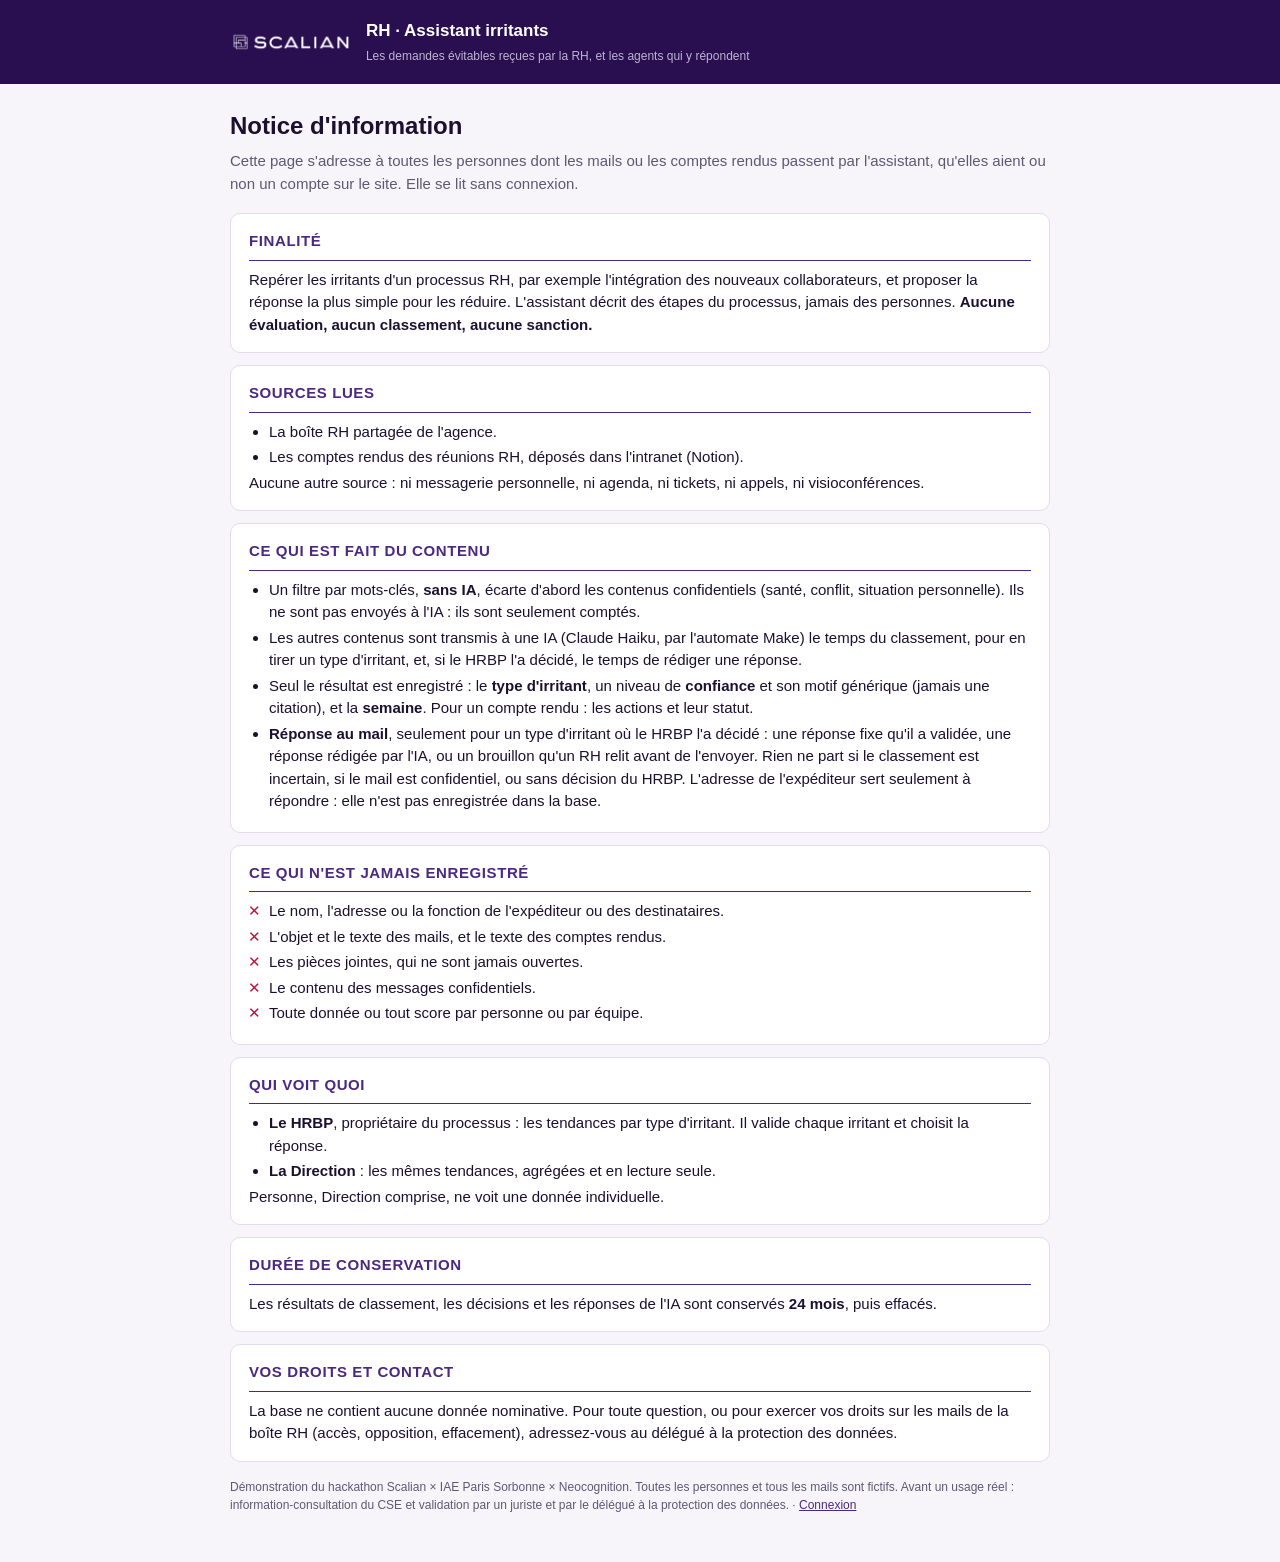
<file: notice.html>
<!doctype html>
<html lang="fr">
<head>
<meta charset="UTF-8" />
<meta name="viewport" content="width=device-width, initial-scale=1.0" />
<meta name="robots" content="noindex, nofollow" />
<title>ACIA : notice d'information</title>
<link rel="icon" href="assets/img/logo-scalian.png" />
<link rel="stylesheet" href="assets/css/style.css" />
<style>
  .nt-head { background: var(--dark); color: #fff; }
  .nt-head > div { max-width: 860px; margin: 0 auto; padding: 18px 20px; display: flex; align-items: center; gap: 14px; }
  .nt-head img { height: 30px; }
  .nt-head b { font-size: 17px; display: block; }
  .nt-head span { font-size: 12px; color: var(--lav2); }
  .nt { max-width: 860px; margin: 0 auto; padding: 24px 20px 48px; }
  .nt h1 { font-size: 24px; margin-bottom: 6px; }
  .nt .chapo { color: var(--muted); margin-bottom: 18px; }
  .nt section { background: #fff; border: 1px solid var(--line); border-radius: 10px; padding: 16px 18px; margin-bottom: 12px; }
  .nt h2 { font-size: 15px; text-transform: uppercase; letter-spacing: .04em; color: var(--accent); margin-bottom: 8px; }
  .nt ul { padding-left: 20px; }
  .nt li { margin: 3px 0; }
  .nt .jamais li::marker { content: "✕  "; color: #be123c; }
  .nt .afaire { display: inline-block; font-size: 12px; font-weight: 700; color: #b45309; background: #fef3c7; border: 1px solid #fde68a; padding: 1px 8px; border-radius: 999px; }
  .nt .bas { font-size: 12px; color: var(--muted); margin-top: 16px; }
  .nt a { color: var(--accent); }
</style>
</head>
<body>
<header class="nt-head"><div>
  <img src="assets/img/logo-scalian-blanc.png" alt="Scalian" />
  <div><b>RH · Assistant irritants</b><span>Les demandes évitables reçues par la RH, et les agents qui y répondent</span></div>
</div></header>
<main class="nt">
  <h1>Notice d'information</h1>
  <p class="chapo">Cette page s'adresse à toutes les personnes dont les mails ou les comptes rendus passent par l'assistant, qu'elles aient ou non un compte sur le site. Elle se lit sans connexion.</p>

  <section>
    <h2>Finalité</h2>
    <p>Repérer les irritants d'un processus RH, par exemple l'intégration des nouveaux collaborateurs, et proposer la réponse la plus simple pour les réduire. L'assistant décrit des étapes du processus, jamais des personnes. <b>Aucune évaluation, aucun classement, aucune sanction.</b></p>
  </section>

  <section>
    <h2>Sources lues</h2>
    <ul>
      <li>La boîte RH partagée de l'agence.</li>
      <li>Les comptes rendus des réunions RH, déposés dans l'intranet (Notion).</li>
    </ul>
    <p>Aucune autre source : ni messagerie personnelle, ni agenda, ni tickets, ni appels, ni visioconférences.</p>
  </section>

  <section>
    <h2>Ce qui est fait du contenu</h2>
    <ul>
      <li>Un filtre par mots-clés, <b>sans IA</b>, écarte d'abord les contenus confidentiels (santé, conflit, situation personnelle). Ils ne sont pas envoyés à l'IA : ils sont seulement comptés.</li>
      <li>Les autres contenus sont transmis à une IA (Claude Haiku, par l'automate Make) le temps du classement, pour en tirer un type d'irritant, et, si le HRBP l'a décidé, le temps de rédiger une réponse.</li>
      <li>Seul le résultat est enregistré : le <b>type d'irritant</b>, un niveau de <b>confiance</b> et son motif générique (jamais une citation), et la <b>semaine</b>. Pour un compte rendu : les actions et leur statut.</li>
      <li><b>Réponse au mail</b>, seulement pour un type d'irritant où le HRBP l'a décidé : une réponse fixe qu'il a validée, une réponse rédigée par l'IA, ou un brouillon qu'un RH relit avant de l'envoyer. Rien ne part si le classement est incertain, si le mail est confidentiel, ou sans décision du HRBP. L'adresse de l'expéditeur sert seulement à répondre : elle n'est pas enregistrée dans la base.</li>
    </ul>
  </section>

  <section>
    <h2>Ce qui n'est jamais enregistré</h2>
    <ul class="jamais">
      <li>Le nom, l'adresse ou la fonction de l'expéditeur ou des destinataires.</li>
      <li>L'objet et le texte des mails, et le texte des comptes rendus.</li>
      <li>Les pièces jointes, qui ne sont jamais ouvertes.</li>
      <li>Le contenu des messages confidentiels.</li>
      <li>Toute donnée ou tout score par personne ou par équipe.</li>
    </ul>
  </section>

  <section>
    <h2>Qui voit quoi</h2>
    <ul>
      <li><b>Le HRBP</b>, propriétaire du processus : les tendances par type d'irritant. Il valide chaque irritant et choisit la réponse.</li>
      <li><b>La Direction</b> : les mêmes tendances, agrégées et en lecture seule.</li>
    </ul>
    <p>Personne, Direction comprise, ne voit une donnée individuelle.</p>
  </section>

  <section>
    <h2>Durée de conservation</h2>
    <p>Les résultats de classement, les décisions et les réponses de l'IA sont conservés <b>24 mois</b>, puis effacés.</p>
  </section>

  <section>
    <h2>Vos droits et contact</h2>
    <p>La base ne contient aucune donnée nominative. Pour toute question, ou pour exercer vos droits sur les mails de la boîte RH (accès, opposition, effacement), adressez-vous au délégué à la protection des données.</p>
  </section>

  <p class="bas">Démonstration du hackathon Scalian × IAE Paris Sorbonne × Neocognition. Toutes les personnes et tous les mails sont fictifs. Avant un usage réel : information-consultation du CSE et validation par un juriste et par le délégué à la protection des données. · <a href="index.html">Connexion</a></p>
</main>
</body>
</html>
</file>
<file: assets/css/style.css>
:root {
  --ink: #1a1030; --muted: #64748b; --faint: #94a3b8;
  --line: #e2e8f0; --bg: #f1f5f9; --card: #ffffff;
  --dark: #1a1030; --emerald: #10b981; --rose: #e11d48; --amber: #f59e0b;
}
/* Style inspiré de la présentation Scalian du brief (indigo profond, violet, lavande, titres en capitales) */
:root {
  --ink: #1a1030; --muted: #5f5873; --faint: #8f87a3;
  --line: #e3dcee; --bg: #f7f5fa; --card: #ffffff;
  --dark: #290f50; --accent: #4b2882; --lav: #eee8f5; --lav2: #bfb3d2;
}
* { box-sizing: border-box; margin: 0; padding: 0; }
body {
  font-family: Aptos, "Segoe UI", Calibri, -apple-system, BlinkMacSystemFont, Roboto, "Helvetica Neue", Arial, sans-serif;
  background: var(--bg); color: var(--ink); font-size: 15px; line-height: 1.5;
}
header.app { position: sticky; top: 0; z-index: 10; background: rgba(255,255,255,.94); backdrop-filter: blur(6px); border-bottom: 1px solid var(--line); }
.headrow { max-width: 1120px; margin: 0 auto; display: flex; align-items: center; gap: 12px; padding: 12px 20px; flex-wrap: wrap; }
.logo { width: 38px; height: 38px; border-radius: 12px; background: var(--dark); color: #fff; display: flex; align-items: center; justify-content: center; font-weight: 800; }
.brand b { display: block; font-size: 16px; }
.brand span { font-size: 11px; color: var(--muted); }
.demo-flag { margin-left: auto; display: flex; align-items: center; gap: 8px; font-size: 12px; font-weight: 700; color: #b45309; background: #fef3c7; border: 1px solid #fde68a; padding: 5px 11px; border-radius: 999px; }
.tabs { max-width: 1120px; margin: 0 auto; padding: 0 20px 10px; display: flex; gap: 6px; flex-wrap: wrap; }
.tab { border: 0; background: transparent; color: #4a4360; font: inherit; font-size: 14px; font-weight: 600; padding: 7px 12px; border-radius: 10px; cursor: pointer; }
.tab small { font-size: 10px; font-weight: 700; opacity: .6; margin-right: 4px; }
.tab:hover { background: #e2e8f0; }
.tab.active { background: var(--dark); color: #fff; }
main { max-width: 1120px; margin: 0 auto; padding: 24px 20px 48px; }
h2 { font-size: 18px; margin-bottom: 12px; }
h3 { font-size: 15px; margin-bottom: 8px; }
.row { display: grid; grid-template-columns: minmax(0,1fr); gap: 20px; }
@media (min-width: 960px) {
  .row.c-3-2 { grid-template-columns: minmax(0,3fr) minmax(0,2fr); }
  .row.c-1-2 { grid-template-columns: minmax(0,1fr) minmax(0,2fr); }
  .row.c-2-3 { grid-template-columns: minmax(0,2fr) minmax(0,3fr); }
  .duo { grid-template-columns: 1fr 1fr !important; }
  .trio { grid-template-columns: 1fr 1fr 1fr !important; }
}
.duo, .trio { display: grid; gap: 16px; }
.card { background: var(--card); border: 1px solid var(--line); border-radius: 14px; padding: 14px 16px; box-shadow: 0 1px 2px rgba(15,23,42,.05); }
.card + .card { margin-top: 10px; }
.badge { display: inline-flex; align-items: center; border-radius: 999px; border: 1px solid; padding: 2px 9px; font-size: 11px; font-weight: 600; white-space: nowrap; }
.b-sky { background:#e0f2fe; color:#0369a1; border-color:#bae6fd; }
.b-violet { background:#ede9fe; color:#6d28d9; border-color:#ddd6fe; }
.b-amber { background:#fef3c7; color:#b45309; border-color:#fde68a; }
.b-emerald { background:#d1fae5; color:#047857; border-color:#a7f3d0; }
.b-rose { background:#ffe4e6; color:#be123c; border-color:#fecdd3; }
.b-slate { background:#f8fafc; color:#4a4360; border-color:var(--line); }
.b-dark { background: var(--dark); color:#fff; border-color: var(--dark); }
.feed { display: flex; flex-direction: column; gap: 10px; }
.event { display: flex; gap: 12px; align-items: flex-start; }
.event.new { animation: slidein .4s ease; }
.event.live { border-color: var(--rose); box-shadow: 0 0 0 3px #ffe4e6; }
@keyframes slidein { from { opacity: 0; transform: translateY(-12px) scale(.98); } to { opacity: 1; transform: none; } }
.evdot { width: 10px; height: 10px; border-radius: 50%; margin-top: 7px; flex: none; }
.evbody { flex: 1; min-width: 0; }
.evmeta { display: flex; gap: 6px; flex-wrap: wrap; align-items: center; }
.evtime { font-size: 11px; color: var(--faint); font-weight: 700; }
.evtitle { margin-top: 6px; font-size: 13px; font-weight: 700; }
.evtext { margin-top: 2px; font-size: 14px; color: #2f2745; }
.evsub { font-size: 12px; color: var(--muted); margin-top: 4px; }
.controls { display: flex; gap: 6px; flex-wrap: wrap; align-items: center; margin-bottom: 12px; }
.ctl { border: 1px solid #cbd5e1; background: #fff; color: #2f2745; font: inherit; font-size: 12px; font-weight: 600; padding: 6px 11px; border-radius: 8px; cursor: pointer; }
.ctl:hover { background: var(--dark); color: #fff; border-color: var(--dark); }
.ctl.hot { background: var(--rose); color: #fff; border-color: var(--rose); }
.ctl:disabled { opacity: .4; cursor: default; background: #fff; color: #2f2745; border-color: #cbd5e1; }
.progress { flex: 1; min-width: 120px; height: 6px; background: #e2e8f0; border-radius: 99px; overflow: hidden; }
.progress i { display: block; height: 100%; background: var(--dark); transition: width .3s; }
.irr { display: flex; gap: 12px; align-items: flex-start; }
.irr-card.fresh { animation: flash 1.2s ease; }
@keyframes flash { 0% { background: #fef3c7; } 100% { background: #fff; } }
.ring { position: relative; width: 44px; height: 44px; flex: none; }
.ring svg { width: 44px; height: 44px; transform: rotate(-90deg); }
.ring span { position: absolute; inset: 0; display: flex; align-items: center; justify-content: center; font-size: 11px; font-weight: 800; }
.irrtitle { font-size: 14px; font-weight: 700; line-height: 1.35; }
.irrtags { margin-top: 5px; display: flex; gap: 6px; flex-wrap: wrap; }
.irrdetail { font-size: 12px; color: var(--muted); margin-top: 7px; }
.chips { display: flex; gap: 6px; flex-wrap: wrap; }
.chip { border: 1px solid #cbd5e1; background: #fff; color: #4a4360; font: inherit; font-size: 12px; font-weight: 600; padding: 5px 11px; border-radius: 999px; cursor: pointer; }
.chip.active { background: var(--dark); color: #fff; border-color: var(--dark); }
table { width: 100%; border-collapse: collapse; font-size: 13px; }
thead th { text-align: left; font-size: 11px; text-transform: uppercase; letter-spacing: .04em; color: var(--muted); background: #f8fafc; padding: 10px 12px; border-bottom: 1px solid var(--line); }
tbody td { padding: 10px 12px; border-bottom: 1px solid #f1f5f9; vertical-align: top; }
tbody tr:last-child td { border-bottom: 0; }
tbody tr:hover { background: #f8fafc; }
.tw { overflow-x: auto; border: 1px solid var(--line); border-radius: 14px; background: #fff; box-shadow: 0 1px 2px rgba(15,23,42,.05); }
.note { font-size: 12px; color: var(--muted); margin-top: 12px; }
.pick { width: 100%; text-align: left; border: 1px solid var(--line); background: #fff; border-radius: 12px; padding: 11px 14px; font: inherit; cursor: pointer; box-shadow: 0 1px 2px rgba(15,23,42,.05); color: var(--ink); }
.pick + .pick { margin-top: 8px; }
.pick:hover { background: #f8fafc; }
.pick.selected { background: var(--dark); color: #fff; border-color: var(--dark); }
.pick .psub { font-size: 12px; color: var(--muted); margin-top: 3px; }
.pick.selected .psub { color: #cbd5e1; }
.btn { border: 0; background: var(--dark); color: #fff; font: inherit; font-size: 14px; font-weight: 700; padding: 11px 16px; border-radius: 12px; cursor: pointer; width: 100%; margin-top: 14px; }
.btn:hover { background: #2f2745; }
.btn:disabled { opacity: .4; cursor: default; }
.btn.slim { width: auto; margin-top: 0; }
.btn.ok { background: #047857; }
.btn.ghost { background: #fff; color: #2f2745; border: 1px solid #cbd5e1; }
.btns { display: flex; gap: 8px; flex-wrap: wrap; margin-top: 12px; }
.btns .btn { width: auto; margin-top: 0; padding: 8px 14px; font-size: 13px; }
.gensteps { margin-top: 12px; padding: 12px 14px; border: 1px solid var(--line); border-radius: 12px; background: #fff; }
.gstep { display: flex; gap: 8px; align-items: center; font-size: 12px; color: var(--faint); margin-top: 6px; }
.gstep:first-child { margin-top: 0; }
.gstep.on { color: #2f2745; }
.gdot { width: 16px; height: 16px; border-radius: 50%; border: 2px solid #cbd5e1; flex: none; position: relative; }
.gstep.on .gdot { background: var(--emerald); border-color: var(--emerald); }
.gstep.on .gdot::after { content: "✓"; position: absolute; inset: 0; display: flex; align-items: center; justify-content: center; color: #fff; font-size: 9px; font-weight: 800; }
.spechead { font-size: 11px; font-weight: 700; text-transform: uppercase; letter-spacing: .06em; color: var(--faint); }
.spech3 { font-size: 20px; font-weight: 800; margin-top: 2px; }
.spectable td:first-child { width: 190px; font-weight: 700; color: #2f2745; }
ul.arrows { list-style: none; margin-top: 8px; display: flex; flex-direction: column; gap: 6px; font-size: 14px; }
ul.arrows li { display: flex; gap: 8px; }
ol.wf { list-style: none; margin-top: 8px; display: flex; flex-direction: column; gap: 9px; font-size: 14px; }
ol.wf li { display: flex; gap: 10px; align-items: flex-start; }
.wnum { width: 20px; height: 20px; border-radius: 50%; background: var(--dark); color: #fff; font-size: 10px; font-weight: 800; display: flex; align-items: center; justify-content: center; flex: none; margin-top: 2px; }
.empty { border: 2px dashed #cbd5e1; border-radius: 14px; background: rgba(255,255,255,.6); min-height: 240px; display: flex; flex-direction: column; align-items: center; justify-content: center; text-align: center; padding: 32px; color: var(--muted); font-size: 14px; }
.empty .big { font-size: 30px; }
.empty p { max-width: 420px; margin-top: 10px; }
.arch { display: flex; flex-direction: column; gap: 8px; }
.abox { border-radius: 10px; padding: 9px 12px; text-align: center; font-size: 12px; font-weight: 600; border: 1px solid transparent; }
.a-dark { background: var(--dark); color: #fff; }
.a-arrow { text-align: center; color: var(--faint); font-size: 12px; }
.a-grid { display: grid; grid-template-columns: 1fr 1fr; gap: 8px; }
.step { display: flex; gap: 12px; align-items: flex-start; border: 1px solid var(--line); border-radius: 12px; background: #fff; padding: 12px 14px; box-shadow: 0 1px 2px rgba(15,23,42,.05); opacity: .5; }
.step + .step { margin-top: 8px; }
.step.active { opacity: 1; border-color: var(--dark); }
.step.done { opacity: 1; background: #ecfdf5; border-color: #a7f3d0; }
.step.human.active { border-color: var(--amber); background: #fffbeb; }
.snum { width: 24px; height: 24px; border-radius: 50%; background: #e2e8f0; color: #64748b; font-size: 11px; font-weight: 800; display: flex; align-items: center; justify-content: center; flex: none; margin-top: 1px; }
.step.active .snum { background: var(--dark); color: #fff; }
.step.done .snum { background: var(--emerald); color: #fff; }
.steptitle { font-size: 14px; font-weight: 700; }
.stepsub { font-size: 12px; color: var(--muted); }
.result { margin-top: 16px; border: 1px solid #a7f3d0; background: #ecfdf5; border-radius: 14px; padding: 16px; animation: slidein .4s ease; }
.result b { color: #047857; font-size: 14px; }
.result p { font-size: 12px; color: #047857; margin-top: 5px; }
.trust { background: #f8fafc; }
.trust li { font-size: 13px; color: #2f2745; }
.ladder { display: grid; grid-template-columns: repeat(5, minmax(0,1fr)); gap: 6px; margin-top: 10px; }
.rung { border: 1px solid var(--line); border-radius: 10px; padding: 8px; font-size: 11px; font-weight: 600; text-align: center; color: var(--faint); background: #fff; }
.rung.on { color: #fff; border-color: transparent; }
.rung.skip { text-decoration: line-through; }
.obj { margin-top: 10px; border-left: 3px solid #fb7185; padding: 6px 10px; background: #fff1f2; border-radius: 0 8px 8px 0; font-size: 13px; color: #2f2745; }
.obj.ok { border-color: var(--emerald); background: #ecfdf5; }
.obj.todo { border-color: #cbd5e1; background: #f8fafc; color: var(--muted); }
.bar { display: flex; align-items: center; gap: 10px; font-size: 13px; margin-top: 8px; }
.bar .lbl { width: 150px; flex: none; color: #2f2745; }
.bar .track { flex: 1; height: 14px; background: #f1f5f9; border-radius: 6px; overflow: hidden; }
.bar .fill { height: 100%; background: #2f2745; border-radius: 6px; }
.bar .val { width: 28px; text-align: right; font-weight: 700; }
.tbd { color: #b45309; font-weight: 700; }
tr.top td { background: #fff7ed; }
.prio { display: grid; gap: 12px; grid-template-columns: repeat(3, minmax(0,1fr)); margin-bottom: 16px; }
.prio .n { font-size: 26px; font-weight: 800; }
@media (max-width: 760px) { .prio { grid-template-columns: 1fr; } }
pre { white-space: pre-wrap; font-size: 12px; background: #f8fafc; border: 1px solid var(--line); border-radius: 10px; padding: 12px; color: #2f2745; margin-top: 8px; }
footer.app { border-top: 1px solid var(--line); background: #fff; padding: 16px 20px; }
footer.app div { max-width: 1120px; margin: 0 auto; font-size: 12px; color: var(--muted); }
@media (max-width: 640px) {
  header.app { position: static; }
  .a-grid { grid-template-columns: 1fr; }
  .ladder { grid-template-columns: 1fr 1fr; }
  .spectable td:first-child { width: 120px; }
  .bar .lbl { width: 100px; }
}

/* ---- Surcouche charte ---- */
header.app { background: var(--dark); border-bottom: 0; backdrop-filter: none; }
.logo { border-radius: 4px; background: transparent; border: 1.5px solid rgba(255,255,255,.85); font-weight: 600; }
.brand b { color: #fff; letter-spacing: .22em; font-weight: 500; font-size: 17px; }
.brand span { color: var(--lav2); letter-spacing: .02em; }
.demo-flag { background: transparent; color: #fff; border: 1px solid rgba(255,255,255,.45); font-weight: 600; letter-spacing: .03em; }
.tabs { gap: 2px; padding-bottom: 0; }
.tab { color: rgba(255,255,255,.72); border-radius: 0; padding: 10px 12px 11px; border-bottom: 3px solid transparent; }
.tab:hover { background: rgba(255,255,255,.08); color: #fff; }
.tab.active { background: transparent; color: #fff; border-bottom-color: #fff; }
.tab small { color: var(--lav2); opacity: 1; }
h2 { text-transform: uppercase; font-weight: 800; letter-spacing: .01em; font-size: 17px; color: var(--ink); padding-bottom: 7px; border-bottom: 1.5px solid var(--accent); }
h2[style*="margin:0"] { border-bottom: 0; padding-bottom: 0; }
h3 { color: var(--accent); }
.card, .tw, .pick, .step, .gensteps, .empty { border-radius: 6px; }
.card { box-shadow: none; }
.spechead { color: var(--accent); }
.spech3 { color: var(--dark); }
.btn, .ctl, .chip, .rung, .badge { border-radius: 4px; }
.btn.ok { background: var(--accent); }
.ctl:hover, .chip.active { background: var(--dark); border-color: var(--dark); }
.pick:hover { background: var(--lav); }
.progress { border-radius: 0; background: var(--lav); }
.progress i { background: var(--accent); }
.trust { background: var(--lav); border-color: var(--lav2); }
.a-dark { background: var(--dark); }
thead th { background: var(--lav); color: var(--accent); border-bottom-color: var(--lav2); }
tbody tr:hover { background: #faf8fc; }
tr.top td { background: var(--lav); }
.b-violet { background: var(--lav); color: var(--accent); border-color: var(--lav2); }
.prio .card:first-child { background: var(--dark); border-color: var(--dark); }
.prio .card:first-child .n, .prio .card:first-child p { color: #fff !important; }
.prio .card:first-child .spechead { color: var(--lav2); }
.prio .n { color: var(--dark); letter-spacing: .02em; }
.bar .fill { background: var(--accent); }
.wnum { background: var(--accent); }
.empty { border-color: var(--lav2); background: #fff; }
.ctl:disabled:hover { background: #fff; color: #2f2745; border-color: #cbd5e1; }
footer.app { background: var(--dark); border-top: 0; }
footer.app div { color: var(--lav2); }
/* ---- Ajouts v5 : personas, confidentialité ---- */
.event.conf { background: #f7f5fa; border-style: dashed; }
.kpis { display: grid; grid-template-columns: repeat(3, minmax(0,1fr)); gap: 8px; margin-top: 10px; }
.kpi { border: 1px solid var(--line); border-radius: 6px; padding: 10px 12px; background: #fff; }
.kv { font-size: 20px; font-weight: 800; color: var(--dark); margin-top: 2px; }
.preview p { font-size: 13px; color: #2f2745; margin-top: 6px; padding-left: 10px; border-left: 2px solid var(--lav2); }
@media (max-width: 760px) { .kpis { grid-template-columns: 1fr 1fr; } }
/* ---- v6 : sélecteur de persona, formulaire ---- */
.rolebar { display: flex; gap: 6px; flex-wrap: wrap; align-items: center; padding: 4px 0 8px; }
.rolelbl { font-size: 11px; font-weight: 700; color: var(--lav2); text-transform: uppercase; letter-spacing: .06em; margin-right: 4px; }
.rolechip { border: 1px solid rgba(255,255,255,.35); background: transparent; color: #fff; font: inherit; font-size: 13px; font-weight: 600; padding: 5px 10px; border-radius: 4px; cursor: pointer; }
.rolechip small { color: var(--lav2); font-weight: 500; }
.rolechip.active { background: #fff; color: var(--dark); }
.rolechip.active small { color: var(--accent); }
.tabrow { display: flex; gap: 2px; flex-wrap: wrap; }
.tabs { flex-direction: column; }
label.fl { display: block; font-size: 12px; font-weight: 700; color: var(--accent); margin-top: 10px; }
label.fl input, label.fl select { display: block; width: 100%; margin-top: 4px; font: inherit; font-size: 14px; font-weight: 400; padding: 8px 10px; border: 1px solid var(--lav2); border-radius: 4px; color: var(--ink); background: #fff; }
/* ---- v7 : page d'authentification ---- */
:root { --magenta: #e4005b; --teal: #61b99a; --deep: #29075b; }
#login { position: fixed; inset: 0; z-index: 100; display: grid; grid-template-columns: minmax(0,1.25fr) minmax(0,1fr); background: #fff; overflow-y: auto; }
#login.hidden { display: none; }
.lg-visual { position: relative; background: var(--deep) url("../img/connexion-fond.jpg") center/cover no-repeat; color: #fff; display: flex; flex-direction: column; justify-content: space-between; padding: 48px 56px; min-height: 100vh; }
.lg-visual::after { content: ""; position: absolute; left: 0; right: 0; bottom: 0; height: 6px; background: linear-gradient(90deg, var(--teal), var(--accent), var(--magenta)); }
.lg-visual img.lw { width: 210px; }
.lg-pitch h1 { font-size: 40px; line-height: 1.15; font-weight: 800; max-width: 560px; }
.lg-pitch p { margin-top: 14px; font-size: 17px; color: var(--lav2); max-width: 520px; }
.lg-visual img.tag { width: 320px; opacity: .95; }
.lg-form { display: flex; flex-direction: column; justify-content: center; padding: 48px 56px; min-height: 100vh; }
.lg-box { width: 100%; max-width: 400px; margin: 0 auto; }
.lg-box img.lc { width: 170px; }
.lg-box h2 { border: 0; padding: 0; margin: 34px 0 6px; font-size: 26px; text-transform: none; color: var(--deep); }
.lg-box .sub { color: var(--muted); font-size: 14px; }
.lg-box label { display: block; margin-top: 26px; font-size: 13px; font-weight: 700; color: var(--deep); }
.lg-box select, .lg-box input { display: block; width: 100%; margin-top: 8px; font: inherit; font-size: 15px; padding: 12px 14px; border: 1.5px solid var(--lav2); border-radius: 6px; background: #fff; color: var(--ink); }
.lg-box select:focus, .lg-box input:focus { outline: 2px solid var(--accent); outline-offset: 1px; }
.lg-btn { width: 100%; margin-top: 18px; border: 0; border-radius: 6px; padding: 13px 16px; font: inherit; font-size: 15px; font-weight: 700; color: #fff; cursor: pointer; background: linear-gradient(90deg, var(--accent), var(--magenta)); }
.lg-btn:disabled { opacity: .45; cursor: default; }
.lg-note { margin-top: 14px; font-size: 12px; color: var(--muted); }
.lg-box label { margin-top: 18px; }
.lg-box input { box-sizing: border-box; }
.lg-compte { margin-top: 22px; font-size: 14px; color: var(--ink); }
.lg-compte a { color: var(--accent); }
.lg-err { margin-top: 12px; min-height: 1em; font-size: 13px; font-weight: 700; color: #b42318; }
.lg-secours { margin-top: 10px; padding: 12px 14px; border: 1.5px solid var(--lav2); border-radius: 6px; font-size: 13px; }
.lg-secours p { margin: 0; }
.lg-btn2 { margin-top: 10px; background: var(--deep); }
.lg-edit { margin-top: 48px; padding-top: 18px; border-top: 1px solid var(--line); }
.lg-edit span { display: block; font-size: 11px; font-weight: 700; color: var(--faint); text-transform: uppercase; letter-spacing: .06em; margin-bottom: 8px; }
.lg-edit img { width: 280px; max-width: 100%; }
.logout { margin-left: 8px; border: 1px solid rgba(255,255,255,.45); background: transparent; color: #fff; font: inherit; font-size: 12px; font-weight: 600; padding: 5px 11px; border-radius: 999px; cursor: pointer; }
.logo.img { width: auto; height: 30px; border: 0; padding: 0; }
.logo.img img { height: 26px; }
@media (max-width: 860px) {
  #login { grid-template-columns: 1fr; }
  .lg-visual { min-height: auto; padding: 28px 20px 34px; gap: 22px; }
  .lg-pitch h1 { font-size: 28px; }
  .lg-visual img.tag { width: 240px; }
  .lg-form { min-height: auto; padding: 32px 20px 40px; }
}
/* ---- v8 : identité et menu des livrables ---- */
.hicon { width: 36px; height: 36px; border-radius: 50%; border: 0; background: transparent; color: #fff; display: flex; align-items: center; justify-content: center; cursor: pointer; }
.hicon:hover, .hicon[aria-expanded="true"] { background: rgba(255,255,255,.14); }
.bento-wrap { position: relative; margin-left: 6px; }
.bento { position: absolute; right: 0; top: 44px; width: 340px; background: #fff; color: var(--ink); border-radius: 10px; box-shadow: 0 12px 32px rgba(20,8,50,.28); padding: 14px; z-index: 50; }
.bento[hidden] { display: none; }
.bento-h { font-size: 13px; font-weight: 700; margin-bottom: 10px; }
.bento-h small { font-weight: 600; color: var(--muted); margin-left: 6px; }
.bento-grid { display: grid; grid-template-columns: repeat(3, 1fr); gap: 6px; }
.bento-grid a { display: flex; flex-direction: column; align-items: center; text-align: center; gap: 4px; padding: 10px 4px; border-radius: 8px; text-decoration: none; color: var(--ink); font-size: 12px; font-weight: 600; line-height: 1.25; }
.bento-grid a:hover { background: var(--lav); }
.bento-grid a small { font-size: 10.5px; font-weight: 500; color: var(--muted); }
.bento-grid .bt { width: 40px; height: 40px; border-radius: 8px; background: var(--dark); color: #fff; display: flex; align-items: center; justify-content: center; font-size: 11px; font-weight: 800; letter-spacing: .02em; }
.bento-f { margin-top: 10px; padding-top: 8px; border-top: 1px solid var(--line); font-size: 11px; color: var(--muted); }
.who { text-align: right; line-height: 1.2; color: #fff; }
.who b { display: block; font-size: 13.5px; font-weight: 700; }
.who span { display: block; font-size: 11.5px; color: var(--lav2); }
.avatar { width: 34px; height: 34px; border-radius: 50%; background: rgba(255,255,255,.12); border: 1.5px solid rgba(255,255,255,.55); color: #fff; display: flex; align-items: center; justify-content: center; flex: none; }
.bento-wrap { margin-left: auto; }
.avatar { cursor: pointer; padding: 0; }
.avatar:hover, .avatar[aria-expanded="true"] { background: rgba(255,255,255,.24); border-color: #fff; }
.user-wrap { position: relative; }
.usermenu { position: absolute; right: 0; top: 44px; width: 250px; background: #fff; color: var(--ink); border-radius: 10px; box-shadow: 0 12px 32px rgba(20,8,50,.28); padding: 12px; z-index: 50; }
.usermenu[hidden] { display: none; }
.um-id { padding: 2px 4px 10px; border-bottom: 1px solid var(--line); margin-bottom: 8px; line-height: 1.3; }
.um-id b { display: block; font-size: 14px; }
.um-id span { display: block; font-size: 12px; color: var(--muted); }
.um-out { width: 100%; text-align: left; border: 0; background: transparent; font: inherit; font-size: 14px; font-weight: 600; color: var(--accent); padding: 8px 6px; border-radius: 6px; cursor: pointer; }
.um-out:hover { background: var(--lav); }
@media (max-width: 640px) {
  .bento-wrap { margin-left: auto; }
  .who span { max-width: 150px; white-space: nowrap; overflow: hidden; text-overflow: ellipsis; }
  .bento { position: fixed; left: 12px; right: 12px; top: 64px; width: auto; }
}

/* Données Firebase : ligne qui vient de changer dans la base */
@keyframes fb-flash { from { background: #fde68a; } to { background: transparent; } }
tr.fb-neuf td { animation: fb-flash 3s ease-out; }
.fb-carte.fb-neuf { animation: fb-flash 3s ease-out; }

/* v17 : onglet HRBP « Tableau de bord » (vue-tableau-bord.js) */
.tdb-bandeau { font-size: 13px; color: #4a4360; background: #fffbeb; border: 1px solid #fde68a; border-radius: 10px; padding: 9px 12px; margin: 0 0 14px; line-height: 1.5; }
.tdb-kpis { display: grid; grid-template-columns: repeat(4, minmax(0,1fr)); gap: 10px; }
.tdb-kpi { border-radius: 12px; padding: 12px 14px; }
.tdb-kpi-h { display: flex; justify-content: space-between; align-items: flex-start; gap: 8px; flex-wrap: wrap; }
.tdb-kpi .kv { font-size: 26px; margin: 0; line-height: 1.1; }
.tdb-kpi-l { font-size: 13px; font-weight: 600; color: var(--ink); margin-top: 6px; }
.tdb-h { margin: 22px 0 8px; }
.tdb-sub { font-size: 11.5px; color: var(--muted); font-weight: 400; }
.tdb-heat td, .tdb-heat th { padding: 6px 8px; }
.tdb-heat .c, table .c { text-align: center; }
.tdb-cell { display: inline-flex; align-items: center; justify-content: center; width: 34px; height: 26px; border-radius: 4px; font-weight: 700; font-size: 12px; }
.tdb-na { color: var(--faint); }
.tdb-duo { display: grid; grid-template-columns: minmax(0,1fr) minmax(0,1fr); gap: 16px; margin-top: 18px; }
.tdb-duo .card + .card { margin-top: 0; }
.tdb-duo .bar .lbl { width: 130px; line-height: 1.2; }
.tdb-q { display: grid; grid-template-columns: 1fr 1fr; gap: 10px; }
.tdb-qi { border-left: 3px solid var(--lav2); padding: 4px 10px; }
.tdb-qv { font-size: 20px; font-weight: 800; color: var(--dark); display: flex; gap: 8px; align-items: center; flex-wrap: wrap; margin: 2px 0; }
.tdb-spark { display: inline-flex; align-items: flex-end; gap: 2px; height: 28px; }
.tdb-spark span { width: 9px; border-radius: 3px 3px 0 0; background: var(--lav2); }
.tdb-spark span.ap { background: var(--accent); }
.tdb-spark span.vide { height: 2px !important; background: var(--line); }
.tdb-list { margin: 0; padding-left: 20px; display: flex; flex-direction: column; gap: 6px; font-size: 14px; }
@media (max-width: 900px) { .tdb-kpis { grid-template-columns: repeat(2, minmax(0,1fr)); } .tdb-duo { grid-template-columns: minmax(0,1fr); } }
@media (max-width: 480px) { .tdb-q { grid-template-columns: 1fr; } .tdb-kpi .kv { font-size: 22px; } }
.tdb-wide { min-width: 820px; }

/* v19 : contradicteur de revue (vue-revue-ia.js) */
.rv-card { margin-top: 16px; border-color: var(--lav2); }
.rv-top { display: flex; justify-content: space-between; gap: 12px; align-items: flex-start; flex-wrap: wrap; }
.rv-btn { flex: none; }
.rv-list { display: grid; gap: 10px; margin-top: 10px; }
.rv-item { border: 1px solid var(--line); border-left: 4px solid var(--accent); border-radius: 10px; padding: 10px 12px; background: #fff; }
.rv-item.contra { border-left-color: #e11d48; }
.rv-h { display: flex; gap: 6px; align-items: center; flex-wrap: wrap; }
.rv-a { font-size: 14px; font-weight: 700; margin-top: 6px; color: var(--ink); }
.rv-j { font-size: 13px; color: #4a4360; margin-top: 3px; }
.rv-actions { display: flex; gap: 8px; align-items: center; flex-wrap: wrap; margin-top: 8px; }
.rv-sel { font: inherit; font-size: 12px; padding: 5px 8px; border: 1px solid var(--line); border-radius: 8px; background: #fff; }
.btn[disabled] { opacity: .6; cursor: default; }

/* v20 : fiche irritant */
.fi-lien { color: inherit; text-decoration: underline; text-decoration-color: var(--lav2); text-underline-offset: 3px; cursor: pointer; }
.fi-lien:hover { color: var(--accent); text-decoration-color: var(--accent); }
.fi-top { margin: 0 0 10px; }
.fi-back { color: var(--accent); font-weight: 700; text-decoration: none; font-size: 14px; }
.fi-head { display: flex; justify-content: space-between; gap: 16px; flex-wrap: wrap; align-items: flex-start; }
.fi-title { font-size: 24px; font-weight: 800; color: var(--dark); margin: 2px 0 4px; line-height: 1.25; }
.fi-meta { font-size: 13px; color: var(--muted); }
.fi-badges { margin-top: 8px; display: flex; gap: 6px; flex-wrap: wrap; }
.fi-btns { display: flex; gap: 8px; flex-wrap: wrap; }
.fi-btns .btn { width: auto; margin-top: 0; padding: 9px 14px; }
.fi-btns .fi-ghost { background: #fff; color: var(--accent); border: 1px solid var(--lav2); }
.fi-grid { display: grid; grid-template-columns: minmax(0,1.25fr) minmax(0,1fr); gap: 12px; margin-top: 12px; }
.fi-grid .card { margin: 0; min-width: 0; overflow-wrap: anywhere; }
.fi-h { font-size: 12px; font-weight: 800; letter-spacing: .05em; text-transform: uppercase; color: var(--accent); margin-bottom: 8px; }
.fi-kv { display: grid; grid-template-columns: 150px 1fr; gap: 6px 12px; font-size: 14px; margin: 0; }
.fi-kv dt { color: var(--muted); }
.fi-kv dd { margin: 0; font-weight: 600; }
.fi-kv dd.fin { font-weight: 400; }
.fi-sum { display: flex; gap: 6px 18px; flex-wrap: wrap; margin-top: 8px; font-size: 13px; color: var(--muted); }
.fi-sum b { color: var(--ink); font-size: 16px; }
.fi-ex { background: var(--lav); border-left: 3px solid var(--lav2); padding: 8px 12px; border-radius: 0 6px 6px 0; font-size: 13.5px; margin-top: 8px; }
.fi-sug { border: 1px solid var(--line); border-left: 4px solid var(--accent); border-radius: 8px; padding: 9px 12px; font-size: 13.5px; margin-bottom: 8px; }
.fi-sug.contra { border-left-color: #e11d48; }
.fi-sug .a { font-weight: 700; margin: 6px 0 2px; }
.fi-tl { list-style: none; margin: 0; padding: 0; }
.fi-tl li { position: relative; padding: 0 0 12px 20px; border-left: 2px solid var(--lav2); margin-left: 6px; font-size: 14px; }
.fi-tl li:before { content: ""; position: absolute; left: -7px; top: 4px; width: 12px; height: 12px; border-radius: 50%; background: var(--accent); }
.fi-tl li.ia:before { background: #e11d48; }
.fi-tl li.hum:before { background: #b45309; }
.fi-tl small { display: block; color: var(--muted); font-size: 12.5px; }
.pick-fiche { display: inline-block; margin-top: 6px; font-size: 13px; font-weight: 700; color: var(--accent); text-decoration: none; }
@media (max-width: 700px) {
  .fi-grid { grid-template-columns: minmax(0,1fr); }
  .fi-kv { grid-template-columns: minmax(0,1fr); gap: 2px; }
  .fi-kv dd { margin-bottom: 6px; }
  .fi-title { font-size: 20px; }
}
/* v21 : renvoi du Tableau de bord vers la Revue mensuelle */
.tdb-renvoi { display: flex; justify-content: space-between; align-items: center; gap: 12px; flex-wrap: wrap; margin-top: 16px; border-color: var(--lav2); }
.tdb-renvoi .btn { margin-top: 0; }

/* v22 : contradicteur avant décision */
.avd-card{border-color:#d9cdea;background:#faf8fd}
.avd-r{margin-top:10px;display:grid;gap:8px}
.avd-l{display:grid;grid-template-columns:170px 1fr;gap:10px;font-size:14px;align-items:start}
.avd-k{color:#6b6280;font-size:12px;font-weight:700;text-transform:uppercase;letter-spacing:.03em;padding-top:2px}
@media (max-width:640px){.avd-l{grid-template-columns:1fr;gap:2px}}

/* v23 : filtres sur une ligne, retour en haut */
.filtres-ligne{display:flex;flex-wrap:wrap;gap:6px;align-items:center;margin:0 0 10px}
.filtres-ligne .proc-filtre,.filtres-ligne .propo-filtre{margin:0 !important}
.sec-titre{display:flex;justify-content:space-between;align-items:baseline;gap:10px;flex-wrap:wrap}
.lien-haut{font-size:13px;font-weight:700;white-space:nowrap;color:#4b2882;text-decoration:none}.lien-haut:hover{text-decoration:underline}
.btn-haut{position:fixed;right:18px;bottom:18px;z-index:20;padding:9px 14px;border-radius:999px;border:1px solid #d9cdea;background:#290f50;color:#fff;font-weight:700;font-size:13px;cursor:pointer;box-shadow:0 6px 16px rgba(41,15,80,.25);opacity:0;pointer-events:none;transform:translateY(8px);transition:opacity .2s,transform .2s}
.btn-haut.visible{opacity:1;pointer-events:auto;transform:none}
@media print{.btn-haut{display:none}}

/* v24 : export PDF et partage par mail */
.exp-h2{display:flex;justify-content:space-between;align-items:center;gap:10px}
.exp-ic{display:inline-flex;gap:4px;flex:0 0 auto}
.exp-ic button{width:30px;height:30px;padding:0;display:inline-flex;align-items:center;justify-content:center;border:1px solid transparent;border-radius:8px;background:transparent;color:#6b6280;cursor:pointer}
.exp-ic button:hover,.exp-ic button:focus-visible{background:#eee8f5;border-color:#d9cdea;color:#4b2882}
.exp-print{display:none}
@media print{
  @page{size:A4;margin:14mm 12mm}
  body{background:#fff !important;-webkit-print-color-adjust:exact;print-color-adjust:exact}
  header.app,.exp-ic,.btn-haut,.btn,button,select,.chip,.chips,.proc-filtre,.propo-filtre,.fi-back,.fi-top,.pick-fiche,.rv-actions,.rv-btn,.tdb-renvoi .btn,.bento,.usermenu{display:none !important}
  main{max-width:none !important;padding:0 !important;margin:0 !important}
  .card,.rv-item,.fi-sug,.tdb-qi,table tr{break-inside:avoid;page-break-inside:avoid}
  .card{box-shadow:none !important}
  .tw{overflow:visible !important;box-shadow:none !important}
  .tdb-wide,table{min-width:0 !important;width:100% !important;font-size:10.5px}
  .tdb-wide th,.tdb-wide td{padding:5px 6px !important}
  h2,h3{break-after:avoid;page-break-after:avoid}
  a{color:inherit;text-decoration:none}
  .exp-print{display:block}
  #exp-tete{display:flex;justify-content:space-between;gap:12px;border-bottom:2px solid #290f50;padding:0 0 6px;margin:0 0 12px;font-size:11px;color:#290f50}
  #exp-tete span{color:#6b6280}
  #exp-pied{margin-top:16px;padding-top:6px;border-top:1px solid #d9cdea;font-size:9.5px;color:#6b6280}
}

/* v26 : « En direct » dans le menu du compte, réinitialisation des agents */
.um-etat{display:inline-block !important;margin-top:8px;padding:3px 9px;border-radius:6px;background:#d1fae5;color:#047857 !important;border:1px solid #6ee7b7;font-size:12px !important;font-weight:700}
.um-etat[hidden]{display:none !important}
.um-out[hidden]{display:none}
.acia-toast{position:fixed;left:50%;bottom:22px;transform:translateX(-50%);z-index:60;background:#290f50;color:#fff;padding:10px 16px;border-radius:8px;font-size:14px;font-weight:600;box-shadow:0 8px 24px rgba(41,15,80,.3);max-width:calc(100vw - 32px)}
.acia-toast.err{background:#9f1239}

/* v27 : en-tête de Tendances (filtre à gauche, relance à droite) */
.tend-outils{display:flex;justify-content:space-between;align-items:center;gap:10px;flex-wrap:wrap;margin:0 0 12px}
.tend-outils .proc-filtre{margin:0 !important}
.tend-relance{display:flex;align-items:center;gap:10px;flex-wrap:wrap;margin-left:auto}
.tend-relance .btn{width:auto}
.tend-relance .chip[disabled]{opacity:.5;cursor:not-allowed}
.tend-sources a{color:var(--accent);font-weight:600;text-decoration:none}
.tend-sources a:hover{text-decoration:underline}

/* v28 : icônes des indicateurs (Tendances) */
.kpi-h{display:flex;align-items:center;gap:8px}
.tend-ic{flex:0 0 auto;display:inline-flex;align-items:center;justify-content:center;width:30px;height:30px;border-radius:8px;background:#eee8f5;color:#4b2882}
.kpi-h .spechead{margin:0}

/* v29 : tableau de suivi (onglet Décisions) */
.suiv-switch{display:inline-flex;border:1px solid #cbd5e1;border-radius:8px;overflow:hidden;flex:0 0 auto;text-transform:none;letter-spacing:0}
.suiv-switch button{border:0;background:#fff;color:var(--ink);font:inherit;font-size:13px;font-weight:600;padding:6px 12px;cursor:pointer}
.suiv-switch button+button{border-left:1px solid #cbd5e1}
.suiv-switch button.on{background:var(--deep,#290f50);color:#fff}
.suiv-board{display:grid;grid-template-columns:repeat(5,minmax(0,1fr));gap:12px;align-items:start}
.suiv-col{background:#eee8f5;border-radius:10px;padding:10px;min-height:120px}
.suiv-ch{display:flex;justify-content:space-between;align-items:center;font-size:12px;font-weight:800;text-transform:uppercase;letter-spacing:.03em;color:#4b2882}
.suiv-n{background:#fff;border-radius:999px;padding:1px 8px;font-size:12px}
.suiv-aide{font-size:11.5px;color:#6b6280;margin:2px 0 8px}
.suiv-carte{display:block;width:100%;text-align:left;background:#fff;border:1px solid #e3dcee;border-radius:8px;padding:9px 10px;margin-bottom:8px;font:inherit;color:var(--ink);cursor:pointer;box-shadow:0 1px 0 rgba(41,15,80,.04)}
.suiv-carte:hover,.suiv-carte:focus-visible{border-color:#4b2882;box-shadow:0 2px 8px rgba(41,15,80,.12)}
.suiv-carte b{display:block;font-size:13.5px;line-height:1.3}
.suiv-proc{display:block;font-size:11.5px;color:#6b6280;margin-top:1px}
.suiv-l{display:flex;justify-content:space-between;align-items:flex-end;gap:8px;font-size:12px;margin-top:6px}
.suiv-sub{display:block;font-size:12px;color:#4a4360;margin-top:3px}
.suiv-badges{display:flex;flex-wrap:wrap;gap:4px;margin-top:6px}
.suiv-spark{display:inline-flex;align-items:flex-end;gap:2px;height:18px}
.suiv-spark i{display:block;width:5px;background:#c9b8e3;border-radius:1px}
.suiv-spark i.ap{background:#4b2882}
.suiv-vide{font-size:12px;color:#8f87a3;text-align:center;padding:14px 0}
.suiv-a_revoir .suiv-ch{color:#b45309}.suiv-efficace .suiv-ch{color:#047857}
.suiv-ecartes{margin-top:12px}
.suiv-ecartes summary{cursor:pointer;font-size:13px;font-weight:700;color:#6b6280}
.suiv-ecartes-l{display:grid;grid-template-columns:repeat(auto-fill,minmax(220px,1fr));gap:8px;margin-top:8px}
@media (max-width:1000px){.suiv-board{grid-template-columns:repeat(2,minmax(0,1fr))}}
@media (max-width:640px){.suiv-board{grid-template-columns:1fr}.exp-h2{flex-wrap:wrap}}
.suiv-badges .badge{white-space:normal;max-width:100%}

/* v30 : Vue d'ensemble (Direction) */
.ve-duo{display:grid;grid-template-columns:1.35fr 1fr;gap:16px;margin-top:16px;align-items:start}
.ve-leg{display:flex;flex-wrap:wrap;gap:6px 14px;font-size:12px;color:#6b6280;margin-top:6px}
.ve-leg span{display:inline-flex;align-items:center;gap:6px}
.ve-leg b{width:10px;height:10px;border-radius:50%;display:inline-block}
.ve-bulle{cursor:pointer}.ve-bulle:hover circle,.ve-bulle:focus circle{fill-opacity:.4}
.ve-src{margin:0 0 14px}.ve-src>div:first-child{display:flex;justify-content:space-between;gap:8px;font-size:13px;margin-bottom:5px}
.ve-bar{height:10px;border-radius:6px;background:#f1edf7;overflow:hidden}.ve-bar i{display:block;height:100%;border-radius:6px}
.ve-table td{vertical-align:middle}.ve-table svg{vertical-align:middle}
.ve-etat{display:inline-flex;align-items:center;gap:6px;font-size:12.5px;font-weight:600;white-space:nowrap}
.ve-etat::before{content:"";width:9px;height:9px;border-radius:50%;background:var(--c)}
@media (max-width:760px){.ve-duo{grid-template-columns:1fr}}
.ve-kpis{grid-template-columns:repeat(5,minmax(0,1fr))}
@media (max-width:1100px){.ve-kpis{grid-template-columns:repeat(3,minmax(0,1fr))}}
@media (max-width:760px){.ve-kpis{grid-template-columns:repeat(2,minmax(0,1fr))}}
.ve-nom{cursor:pointer;paint-order:stroke;stroke:#fff;stroke-width:3px;stroke-linejoin:round}
.ve-nom:hover{fill:#4b2882;text-decoration:underline}
/* v31 : Vue d'ensemble, mise en page et « Pour en parler avec l'équipe » */
.ve-duo{grid-template-columns:minmax(0,1.65fr) minmax(0,1fr)}
.ve-col{min-width:0}
.ved-card{border-color:#d9cdea;background:linear-gradient(180deg,#faf7fe,#fff 120px)}
.ved-l{margin:0;padding-left:20px;display:flex;flex-direction:column;gap:12px}
.ved-l li{font-size:13.5px;line-height:1.45}
.ved-l b{display:block;color:#2d1650;margin-bottom:2px}
.ved-c{display:block;color:#4a4060}
.ved-q{display:block;margin-top:4px;padding:6px 10px;border-left:3px solid #7c5cc4;background:#f4effb;border-radius:0 6px 6px 0;font-style:italic;color:#2d1650}
@media (max-width:760px){.ve-duo{grid-template-columns:1fr}}
.ve-table td:nth-child(3) .tdb-sub{display:block;white-space:nowrap}

/* v44 : Revue des agents IA */
.ra-t{width:100%;font-size:13px;border-collapse:collapse}
.ra-t td{padding:6px 8px 6px 0;border-bottom:1px solid #eee8f5;vertical-align:top}
.ra-t td:first-child{color:#64748b;width:45%}
.ra-champs{display:grid;grid-template-columns:repeat(2,minmax(0,1fr));gap:0 12px}
.ra-reco{margin-top:14px;padding-top:12px;border-top:1px solid #eee8f5}
@media (max-width:760px){.ra-champs{grid-template-columns:1fr}}

/* v51 : Rédiger la fiche avec l'IA */
.fia-form{display:grid;gap:10px;margin-top:10px}
.fia-l{display:grid;grid-template-columns:170px 1fr;gap:10px;align-items:start}
.fia-l textarea{width:100%;box-sizing:border-box;font:inherit;font-size:14px;padding:6px 8px;border:1px solid #d9cdea;border-radius:8px;resize:vertical}
.fia-ac{background:#fef3c7;color:#92400e;border-radius:4px;padding:0 3px}
@media (max-width:640px){.fia-l{grid-template-columns:1fr;gap:2px}}
/* v52 : Spécifications en liste + détail */
.spec-aide{margin:0 0 12px}
.spec-aide summary{cursor:pointer;font-size:13px;font-weight:700;color:var(--accent);list-style:none;display:inline-block}
.spec-aide summary::-webkit-details-marker{display:none}
.spec-aide[open] summary{margin-bottom:8px}
.spec-top{display:flex;justify-content:space-between;gap:12px;align-items:flex-start;flex-wrap:wrap}
.spec-seg{display:inline-flex;border:1px solid #d9cdea;border-radius:999px;padding:3px;background:#faf8fd;flex:none}
.spec-seg button{border:0;background:none;font:inherit;font-size:13px;font-weight:700;color:#5f5873;padding:6px 14px;border-radius:999px;cursor:pointer}
.spec-seg button.on{background:#4b2882;color:#fff}
.spec-pastille{color:#be123c;font-size:10px;vertical-align:2px}
.spec-seg button.on .spec-pastille{color:#fecdd3}
.spec-detail .fia-card{border:0;background:none;box-shadow:none;padding:0;margin-top:14px}
.pick .badge{white-space:nowrap}
@media (max-width:640px){.spec-seg{width:100%}.spec-seg button{flex:1}}
.pick.selected:hover{background:var(--dark)}
.spec-seg button{white-space:nowrap}
@media (max-width:640px){.spec-seg button{font-size:12px;padding:6px 8px}}

/* v53 : nouveaux types proposés à partir de « Autre » (onglet Types d'irritants) */
.nty-pick{border-color:#4b2882}
.nty-pick-l{display:flex;justify-content:space-between;gap:8px;align-items:center}
.nty-card{margin-top:12px}
.nty-card.nty-close{opacity:.72}
.nty-top{display:flex;justify-content:space-between;gap:12px;align-items:flex-start}
.nty-k{font-size:12px;font-weight:700;color:#6b6280;text-transform:uppercase;letter-spacing:.03em}
.nty-n{text-align:center;flex:none;background:#f4f0fa;border-radius:10px;padding:6px 12px}
.nty-n b{display:block;font-size:22px;color:#4b2882}
.nty-n span{font-size:11px;color:#6b6280}
.nty-meta{margin:8px 0 0;display:flex;gap:6px;flex-wrap:wrap;align-items:center}
.nty-alerte{margin:8px 0 0;font-size:13px}
.nty-phr{color:#5f5873;font-size:13px}
.nty-reprise{margin-bottom:12px;border-color:#d9cdea;background:#faf8fd}
.lnk{background:none;border:0;padding:0;font:inherit;color:var(--accent);text-decoration:underline;cursor:pointer}
.btn[disabled]{opacity:.5;cursor:not-allowed}
/* v55 : période d'analyse (Tendances) */
.per-carte{display:flex;flex-direction:column;gap:10px;margin:0 0 16px}
.per-ligne{display:flex;align-items:center;gap:10px;flex-wrap:wrap}
.per-ligne .chips{margin-left:auto}
.per-fl{border:1px solid #cbd5e1;background:#fff;color:#290f50;font:inherit;font-weight:700;font-size:15px;width:30px;height:30px;border-radius:4px;cursor:pointer;line-height:1}
.per-fl[disabled]{opacity:.35;cursor:default}
.per-dates{display:flex;gap:8px;flex-wrap:wrap;font-size:13px;color:#4a4360}
.per-dates input{width:auto;padding:4px 6px;font:inherit;font-size:13px;border:1px solid #cbd5e1;border-radius:4px}
.per-zl{font-size:12px;font-weight:700;color:#5f5873;text-transform:uppercase;letter-spacing:.04em}
.per-zoom{display:flex;gap:0;align-items:center}
.per-zoom .per-fl:first-child{margin-right:6px}.per-zoom .per-fl:last-child{margin-left:6px}
.per-seg{border:1px solid #cbd5e1;background:#fff;color:#4a4360;font:inherit;font-size:12px;font-weight:600;padding:6px 11px;cursor:pointer;margin-left:-1px}
.per-seg.on{background:#290f50;color:#fff;border-color:#290f50}
.per-frise{display:flex;gap:6px;align-items:flex-end;border-top:1px solid #eee8f5;padding-top:8px;overflow-x:auto}
.per-col{flex:1;min-width:34px;display:flex;flex-direction:column;align-items:center;gap:3px;border:0;background:#f6f3fa;border-radius:4px;padding:5px 2px 3px;cursor:pointer;font:inherit}
.per-col.in{background:#e9e0f5;box-shadow:inset 0 0 0 2px #4b2882}
.per-b{display:block;width:60%;background:#c9b8e8;border-radius:2px}
.per-col.in .per-b{background:#4b2882}
.per-l{font-size:11px;font-weight:700;color:#5f5873}
@media (max-width:760px){.per-ligne .chips{margin-left:0}.per-zl{display:none}}

/* v55.1 : nom de l'irritant figé à gauche quand le tableau défile */
.tw th.per-fixe, .tw td.per-fixe { position: sticky; left: 0; z-index: 1; background: #fff; box-shadow: 2px 0 0 rgba(75,40,130,.08); }
.tw thead th.per-fixe { background: var(--lav); z-index: 2; }

/* v61 : texte de la réponse automatique (Automatiser) */
.fia-l textarea + .note{display:block;margin:4px 0}
.fia-apercu{white-space:pre-wrap;background:#f8fafc;border:1px solid #e2e8f0;border-left:3px solid #4b2882;border-radius:8px;padding:8px 10px;font-size:13px;margin-top:4px}
</file>
